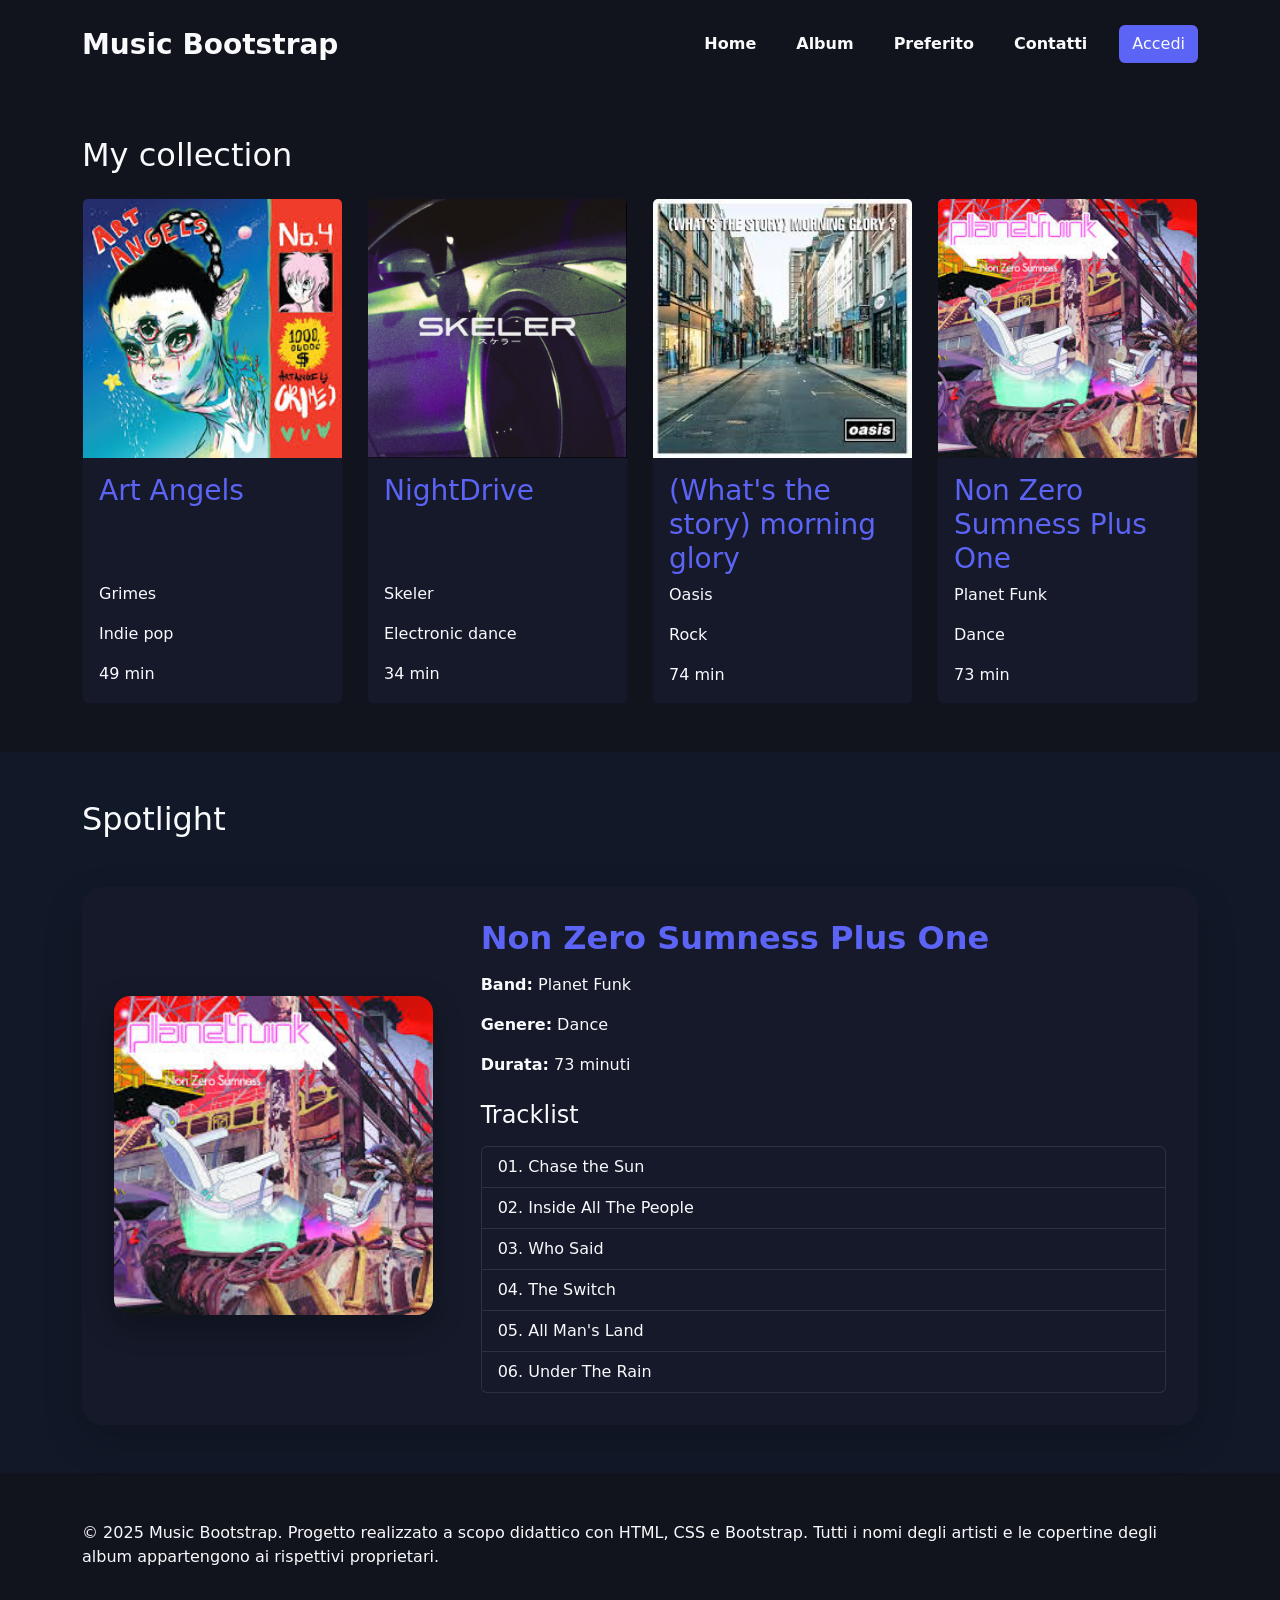
<file: M3-W2D1/index.html>
<!DOCTYPE html>
<html lang="en" >
<head>
  <meta charset="UTF-8" >
  <meta name="viewport" content="width=device-width, initial-scale=1.0" >
  <link href="https://cdn.jsdelivr.net/npm/bootstrap@5.3.8/dist/css/bootstrap.min.css" rel="stylesheet"
    integrity="sha384-sRIl4kxILFvY47J16cr9ZwB07vP4J8+LH7qKQnuqkuIAvNWLzeN8tE5YBujZqJLB" crossorigin="anonymous" >
  <link href="./style.css" rel="stylesheet" >
  <title>Music Bootstrap</title>
</head>

<body>
  <header>
    <div class="container-fluid">
      <nav class="navbar navbar-expand-lg py-3">
        <div class="container">
         <h1><a class="navbar-brand fw-bold fs-3" href="#">Music Bootstrap</a></h1>

          <button class="navbar-toggler" type="button" data-bs-toggle="collapse" data-bs-target="#navMenu">
            <span class="navbar-toggler-icon"></span>
          </button>

          <div class="collapse navbar-collapse" id="navMenu">
            <ul class="navbar-nav ms-auto align-items-lg-center gap-4">
              <li class="nav-item">
                <a class="nav-link text-decoration-none fw-semibold" href="#">Home</a>
              </li>
              <li class="nav-item">
                <a class="nav-link text-decoration-none fw-semibold" href="#album">Album</a>
              </li>
              <li class="nav-item">
                <a class="nav-link text-decoration-none fw-semibold" href="#preferito">Preferito</a>
              </li>
              <li class="nav-item">
                <a class="nav-link text-decoration-none fw-semibold" href="#contatti">Contatti</a>
              </li>
              <li class="nav-item">
                <button type="button" class="btn btn-custom">Accedi</button>
              </li>
            </ul>
          </div>
        </div>
      </nav>
    </div>
  </header>

  <main>
    <section id="album" class="py-5">
      <div class="container">
        <h2 class="mb-4"> My collection </h2>

        <div class="row g-4">
          <div class="col-6 col-md-4 col-xl-3">
            <div class="card h-100">
              <img src="./assets/grimes.jpg" class="card-img-top" alt="album Grimes">

              <div class="card-body">
                <h3 class="card-title"> Art Angels </h3>
  

                <p class="card-text"> Grimes </p>

                <p class="card-text">Indie pop</p>

                <p class="card-text">49 min</p>
              </div>
            </div>
          </div>

          <div class="col-6 col-md-4 col-xl-3">
            <div class="card h-100">
              <img src="./assets/skeler.jpg" class="card-img-top" alt="album Skeler" >

              <div class="card-body">
                <h3 class="card-title">NightDrive</h3>

                <p class="card-text">Skeler</p>

                <p class="card-text">Electronic dance</p>

                <p class="card-text">34 min</p>
              </div>
            </div>
          </div>

          <div class="col-6 col-md-4 col-xl-3">
            <div class="card h-100">
              <img src="./assets/oasis.jpg" class="card-img-top" alt="album Oasis" >

              <div class="card-body">
                <h3 class="card-title">(What's the story) morning glory</h3>

                <p class="card-text">Oasis</p>

                <p class="card-text">Rock</p>

                <p class="card-text">74 min</p>
              </div>
            </div>
          </div>

          <div class="col-6 col-md-4 col-xl-3">
            <div class="card h-100">
              <img src="./assets/planetFunk.jpg" class="card-img-top" alt="album Planet Funk" >

              <div class="card-body">
                <h3 class="card-title">Non Zero Sumness Plus One</h3>

                <p class="card-text">Planet Funk</p>

                <p class="card-text">Dance</p>

                <p class="card-text">73 min</p>
              </div>
            </div>
          </div>
        </div>
      </div>
    </section>

    <section id="preferito" class="favorite-section py-5">
      <div class="container">
        <h2 class="mb-5">Spotlight</h2>

        <div class="favorite-card">
          <div class="row align-items-center g-5">
            <div class="col-lg-4 text-center">
              <img src="./assets/planetFunk.jpg" class="favorite-cover" alt="Planet Funk" >
            </div>

            <div class="col-lg-8">
              <h3 class="album-title">Non Zero Sumness Plus One</h3>

              <p><strong>Band:</strong> Planet Funk</p>
              <p><strong>Genere:</strong> Dance</p>
              <p><strong>Durata:</strong> 73 minuti</p>

              <h4 class="mt-4 mb-3">Tracklist</h4>

              <ul class="list-group tracklist">
                <li class="list-group-item">01. Chase the Sun</li>

                <li class="list-group-item">02. Inside All The People</li>

                <li class="list-group-item">03. Who Said</li>

                <li class="list-group-item">04. The Switch</li>

                <li class="list-group-item">05. All Man's Land</li>

                <li class="list-group-item">06. Under The Rain</li>
              </ul>
            </div>
          </div>
        </div>
      </div>
    </section>
  </main>
  <footer id="contatti" class=" py-5">
    <p class="container">
      © 2025 Music Bootstrap. Progetto realizzato a scopo didattico con HTML, CSS e Bootstrap. Tutti i nomi degli
      artisti e le copertine degli album appartengono ai rispettivi proprietari.
    </p>
  </footer>

  <script src="https://cdn.jsdelivr.net/npm/bootstrap@5.3.8/dist/js/bootstrap.bundle.min.js"></script>
</body>

</html>
</file>
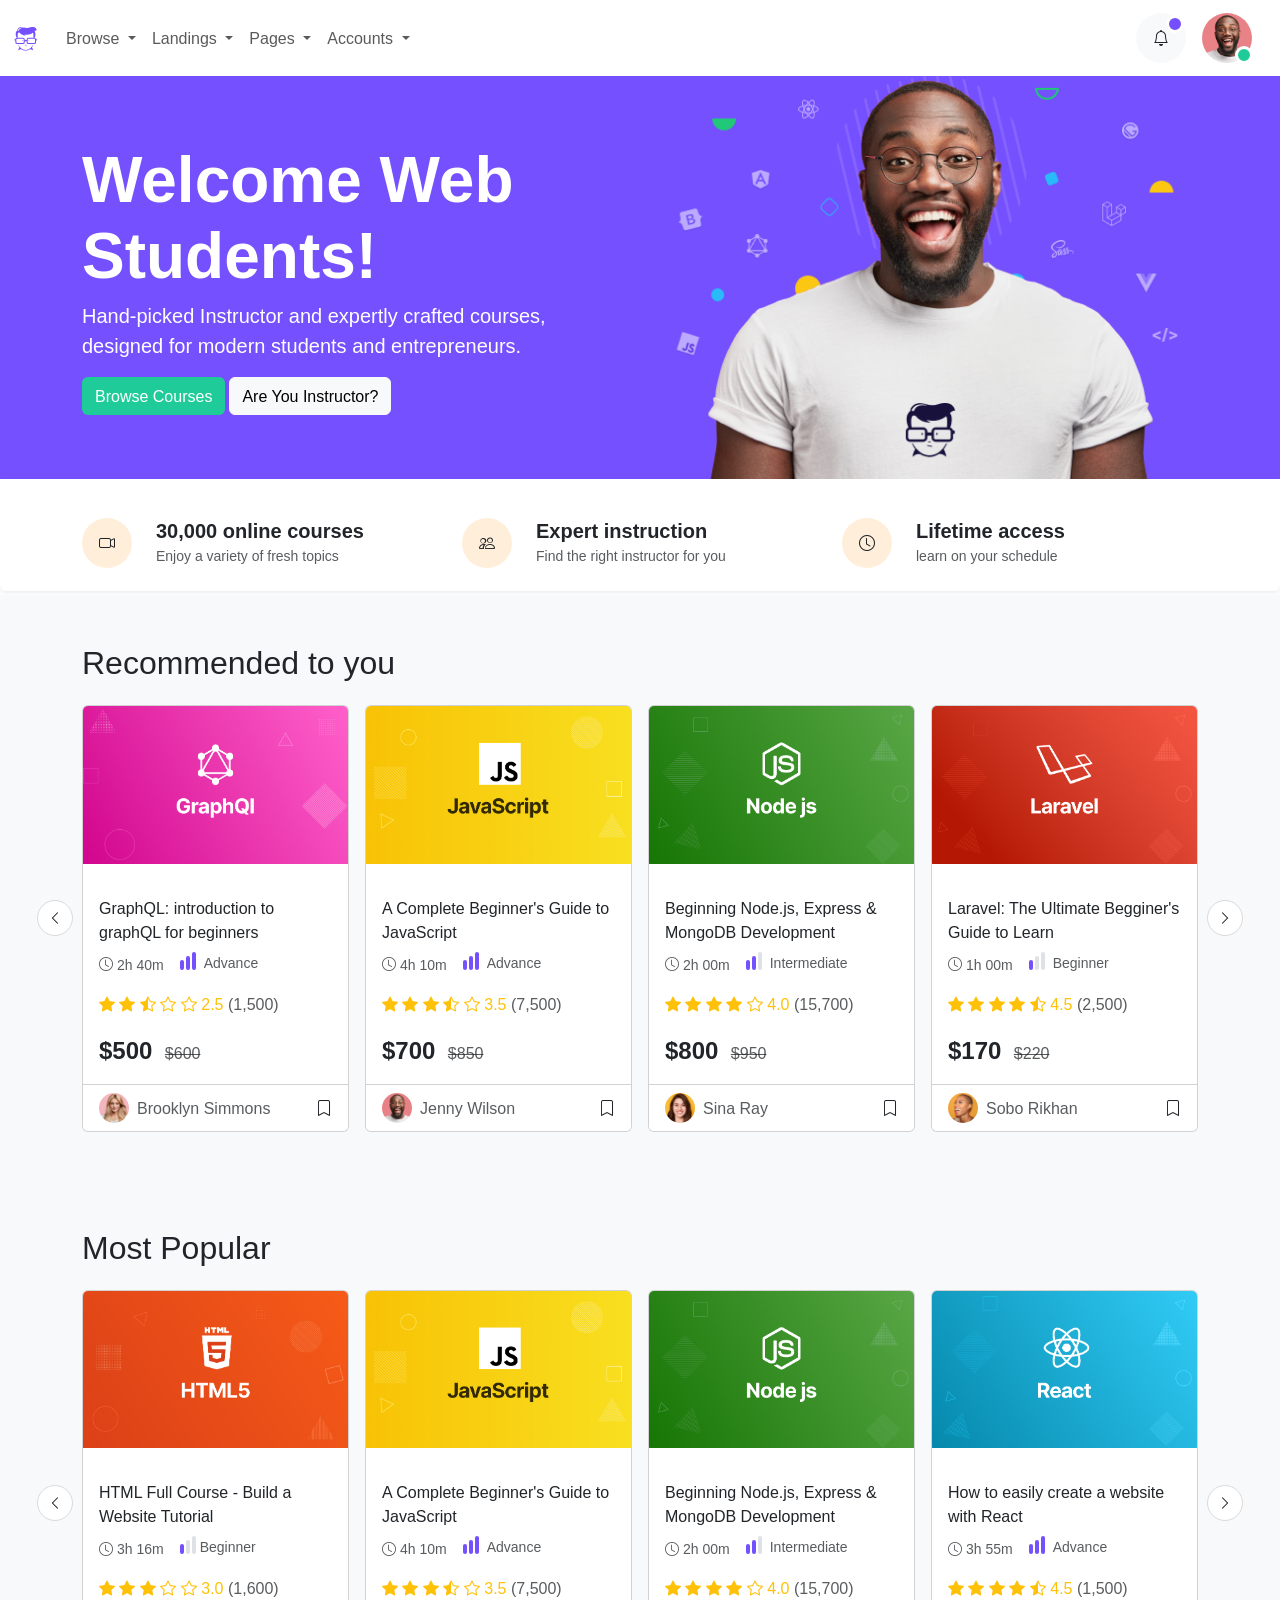
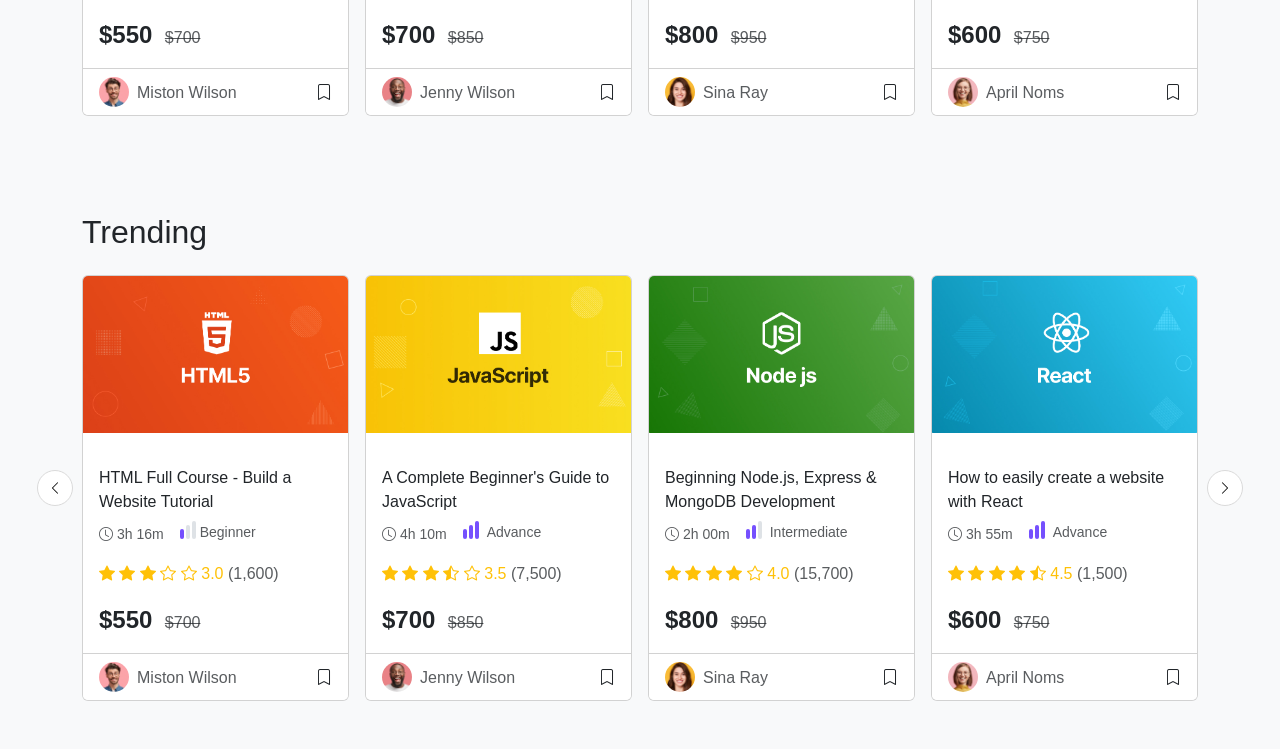
<file: M3-W3D1/index.html>
<!DOCTYPE html>
<html lang="en">

<head>
    <meta charset="UTF-8">
    <meta name="viewport" content="width=device-width, initial-scale=1.0">
    <link rel="stylesheet" href="https://cdn.jsdelivr.net/npm/bootstrap-icons@1.11.3/font/bootstrap-icons.min.css">
    <link href="https://cdn.jsdelivr.net/npm/bootstrap@5.3.3/dist/css/bootstrap.min.css" rel="stylesheet">
    <link rel="stylesheet" href="./css/style.css">
    <title>Browse Courses</title>
</head>

<body>

    <header>
        <nav class="navbar navbar-expand-lg">
            <div class="container-fluid">
                <a class="navbar-brand" href="#">
                    <img src="./assets/logo.svg" width="30" height="24" class="d-inline-block align-text-top"
                        alt="Logo">
                </a>

                <button class="navbar-toggler" type="button" data-bs-toggle="collapse"
                    data-bs-target="#navbarNavDropdown" aria-controls="navbarNavDropdown" aria-expanded="false"
                    aria-label="Toggle navigation">
                    <span class="navbar-toggler-icon"></span>
                </button>

                <div class="collapse navbar-collapse" id="navbarNavDropdown">

                    <ul class="navbar-nav me-auto mb-2 mb-lg-0">

                        <li class="nav-item dropdown">
                            <a class="nav-link dropdown-toggle" href="#" role="button" data-bs-toggle="dropdown"
                                aria-expanded="false">
                                Browse
                            </a>
                            <ul class="dropdown-menu">
                                <li><a class="dropdown-item" href="#">Action</a></li>
                                <li><a class="dropdown-item" href="#">Another action</a></li>
                                <li><a class="dropdown-item" href="#">Something else here</a></li>
                            </ul>
                        </li>

                        <li class="nav-item dropdown">
                            <a class="nav-link dropdown-toggle" href="#" role="button" data-bs-toggle="dropdown"
                                aria-expanded="false">
                                Landings
                            </a>
                            <ul class="dropdown-menu">
                                <li><a class="dropdown-item" href="#">Action</a></li>
                                <li><a class="dropdown-item" href="#">Another action</a></li>
                                <li><a class="dropdown-item" href="#">Something else here</a></li>
                            </ul>
                        </li>

                        <li class="nav-item dropdown">
                            <a class="nav-link dropdown-toggle" href="#" role="button" data-bs-toggle="dropdown"
                                aria-expanded="false">
                                Pages
                            </a>
                            <ul class="dropdown-menu">
                                <li><a class="dropdown-item" href="#">Action</a></li>
                                <li><a class="dropdown-item" href="#">Another action</a></li>
                                <li><a class="dropdown-item" href="#">Something else here</a></li>
                            </ul>
                        </li>

                        <li class="nav-item dropdown">
                            <a class="nav-link dropdown-toggle" href="#" role="button" data-bs-toggle="dropdown"
                                aria-expanded="false">
                                Accounts
                            </a>
                            <ul class="dropdown-menu">
                                <li><a class="dropdown-item" href="#">Action</a></li>
                                <li><a class="dropdown-item" href="#">Another action</a></li>
                                <li><a class="dropdown-item" href="#">Something else here</a></li>
                            </ul>
                        </li>
                    </ul>
                    <div class="d-flex align-items-center gap-3">
                        <a href="#" role="button"
                            class="d-flex align-items-center justify-content-center rounded-circle bg-light position-relative text-dark text-decoration-none"
                            style="width:50px;height:50px;">
                            <i class="bi bi-bell"></i>
                            <span class="notification-dot">
                            </span>

                        </a>

                        <a class="navbar-brand position-relative" href="#">
                            <img src="./assets/avatar-1.jpg" width="50" height="50" class="rounded-circle" alt="Avatar">
                            <span class="notification-access">
                            </span>
                        </a>
                    </div>
                </div>
            </div>
        </nav>

    </header>


    <main>
        <section id="hero-section" class="bg-hero">
            <div class="container">
                <div class="row align-items-center min-vh-50">

                    <div class="col-lg-6 text-white py-4">
                        <h1 class="display-3 fw-bold">
                            Welcome Web Students!
                        </h1>

                        <p class="lead">
                            Hand-picked Instructor and expertly crafted courses,
                            designed for modern students and entrepreneurs.
                        </p>

                        <div class="d-flex gap-1">
                            <a href="#" class="btn btn-custom">
                                Browse Courses
                            </a>

                            <a href="#" class="btn btn-light">
                                Are You Instructor?
                            </a>
                        </div>
                    </div>

                    <div class="col-lg-6 text-center">
                        <img src="./assets/hero-img.png" class="img-fluid" alt="Hero image">
                    </div>

                </div>
            </div>
        </section>

        <section id="information-courses" class="shadow-sm p-3 mb-1 rounded bg">
            <div class="container">

                <div class="row g-4">

                    <div class="col-12 col-md-4">
                        <div class="d-flex align-items-center gap-3 mt-3">
                            <div class="icon-circle">
                                <i class="bi bi-camera-video"></i>
                            </div>

                            <div>
                                <div class="d-flex flex-column justify-content-between p-2">
                                    <h2 class="fs-5 fw-bold mb-0">30,000 online courses</h2>
                                    <p class="text-muted mb-0"><small>Enjoy a variety of fresh topics</small></p>
                                </div>
                            </div>
                        </div>
                    </div>

                    <div class="col-12 col-md-4">
                        <div class="d-flex align-items-center gap-3 mt-3">
                            <div class="icon-circle">
                                <i class="bi bi-people"></i>
                            </div>

                            <div>
                                <div class="d-flex flex-column justify-content-between p-2">
                                    <h2 class="fs-5 fw-bold mb-0">Expert instruction</h2>
                                    <p class="text-muted mb-0"><small>Find the right instructor for you</small></p>
                                </div>
                            </div>
                        </div>
                    </div>

                    <div class="col-12 col-md-4">
                        <div class="d-flex align-items-center gap-3 mt-3">
                            <div class="icon-circle">
                                <i class="bi bi-clock"></i>
                            </div>

                            <div>
                                <div class="d-flex flex-column justify-content-between p-2">
                                    <h2 class="fs-5 fw-bold mb-0">Lifetime access</h2>
                                    <p class="text-muted mb-0"><small>learn on your schedule</small></p>
                                </div>
                            </div>
                        </div>
                    </div>
                </div>
            </div>
        </section>

        <section id="carousel" class="py-5 bg-light">
            <div class="container">

                <h2 class="mb-4">Recommended to you</h2>

                <div id="carouselReviews" class="carousel slide" data-bs-ride="carousel">

                    <div class="carousel-inner">

                        <div class="carousel-item active">
                            <div class="row justify-content-center g-3">

                                <div class="col-6 col-md-4 col-lg-3">
                                    <div class="card h-100">
                                        <img src="./assets/course-graphql.jpg" class="card-img-top" alt="graphQL">

                                        <div class="card-body">
                                            <p class="mt-3 mb-2">GraphQL: introduction to graphQL for beginners</p>
                                             <div class="d-flex gap-3 text-muted small mb-2"
                                                style="align-items: baseline;">
                                                <div class="d-flex align-items-center gap-1">
                                                    <i class="bi bi-clock"></i> <span>2h 40m</span>
                                                </div>
                                                <div class="gap-2" style="display: flex; align-items: flex-end;">
                                                    <div class="level-indicator advanced">
                                                        <span></span>
                                                        <span></span>
                                                        <span></span>
                                                    </div>
                                                    <span style="line-height: 1;">Advance</span>
                                                </div>
                                            </div>

                                            <div class="review-stars mb-3 mt-3">
                                                <i class="bi bi-star-fill  text-warning"></i>
                                                <i class="bi bi-star-fill  text-warning"></i>
                                                <i class="bi bi-star-half  text-warning"></i>
                                                <i class="bi bi-star text-warning"></i>
                                                <i class="bi bi-star text-warning"></i>
                                                <span class=" text-warning">2.5</span>
                                                <span class=" text-muted">(1,500)</span>
                                            </div>
                                            <p class="mb-0">
                                                <span class="fw-bold fs-4">$500</span>
                                                <span class="text-muted text-decoration-line-through ms-2">$600</span>
                                            </p>
                                        </div>
                                        <div class="card-footer bg-body ">
                                            <div class="d-flex align-items-center">
                                                <div>
                                                    <img src="./assets/avatar-5.jpg"
                                                        class="card-img-bottom rounded-circle "
                                                        style="width:30px;height:30px;" alt="avatar">
                                                </div>
                                                <div class="ms-2">
                                                    <span class="text-muted ">Brooklyn Simmons</span>
                                                </div>
                                                <div class="ms-auto"><i class="bi bi-bookmark"></i></div>
                                            </div>
                                        </div>
                                    </div>
                                </div>

                                <div class="col-6 col-md-4 col-lg-3">
                                    <div class="card h-100">
                                        <img src="./assets/course-javascript.jpg" class="card-img-top" alt="JavaScript">

                                        <div class="card-body">
                                            <p class="mt-3 mb-2">A Complete Beginner's Guide to JavaScript</p>
                                             <div class="d-flex gap-3 text-muted small mb-2"
                                                style="align-items: baseline;">
                                                <div class="d-flex align-items-center gap-1">
                                                    <i class="bi bi-clock"></i> <span>4h 10m</span>
                                                </div>
                                                <div class="gap-2" style="display: flex; align-items: flex-end;">
                                                    <div class="level-indicator advanced">
                                                        <span></span>
                                                        <span></span>
                                                        <span></span>
                                                    </div>
                                                    <span style="line-height: 1;">Advance</span>
                                                </div>
                                            </div>

                                            <div class="review-stars mb-3 mt-3">
                                                <i class="bi bi-star-fill text-warning"></i>
                                                <i class="bi bi-star-fill text-warning"></i>
                                                <i class="bi bi-star-fill text-warning"></i>
                                                <i class="bi bi-star-half text-warning"></i>
                                                <i class="bi bi-star text-warning"></i>
                                                <span class=" text-warning">3.5</span>
                                                <span class=" text-muted">(7,500)</span>
                                            </div>
                                            <p class="mb-0">
                                                <span class="fw-bold fs-4">$700</span>
                                                <span class="text-muted text-decoration-line-through ms-2">$850</span>
                                            </p>
                                        </div>
                                        <div class="card-footer bg-body ">
                                            <div class="d-flex align-items-center">
                                                <div>
                                                    <img src="./assets/avatar-1.jpg"
                                                        class="card-img-bottom rounded-circle "
                                                        style="width:30px;height:30px;" alt="avatar">
                                                </div>
                                                <div class="ms-2">
                                                    <span class="text-muted ">Jenny Wilson</span>
                                                </div>
                                                <div class="ms-auto"><i class="bi bi-bookmark"></i></div>
                                            </div>
                                        </div>
                                    </div>
                                </div>


                                <div class="col-6 col-md-4 col-lg-3 d-none d-md-block">
                                    <div class="card h-100">
                                        <img src="./assets/course-node.jpg" class="card-img-top" alt="Node js">

                                        <div class="card-body">
                                            <p class="mt-3 mb-2">Beginning Node.js, Express &amp; MongoDB Development
                                            </p>
                                             <div class="d-flex gap-3 text-muted small mb-2"
                                                style="align-items: baseline;">
                                                <div class="d-flex align-items-center gap-1">
                                                    <i class="bi bi-clock"></i> <span>2h 00m</span>
                                                </div>
                                                <div class="gap-2" style="display: flex; align-items: flex-end;">
                                                    <div class="level-indicator intermediate">
                                                        <span></span>
                                                        <span></span>
                                                        <span></span>
                                                    </div>
                                                    <span style="line-height: 1;">Intermediate</span>
                                                </div>
                                            </div>

                                            <div class="review-stars mb-3 mt-3">
                                                <i class="bi bi-star-fill  text-warning"></i>
                                                <i class="bi bi-star-fill  text-warning"></i>
                                                <i class="bi bi-star-fill  text-warning"></i>
                                                <i class="bi bi-star-fill  text-warning"></i>
                                                <i class="bi bi-star text-warning"></i>
                                                <span class=" text-warning">4.0</span>
                                                <span class=" text-muted">(15,700)</span>
                                            </div>
                                            <p class="mb-0">
                                                <span class="fw-bold fs-4">$800</span>
                                                <span class="text-muted text-decoration-line-through ms-2">$950</span>
                                            </p>
                                        </div>
                                        <div class="card-footer bg-body ">
                                            <div class="d-flex align-items-center">
                                                <div>
                                                    <img src="./assets/avatar-3.jpg"
                                                        class="card-img-bottom rounded-circle "
                                                        style="width:30px;height:30px;" alt="avatar">
                                                </div>
                                                <div class="ms-2">
                                                    <span class="text-muted ">Sina Ray</span>
                                                </div>
                                                <div class="ms-auto"><i class="bi bi-bookmark"></i></div>
                                            </div>
                                        </div>
                                    </div>
                                </div>

                                <div class="col-6 col-md-4 col-lg-3 d-none d-md-block">
                                     <div class="card h-100">
                                        <img src="./assets/course-laravel.jpg" class="card-img-top" alt="Laravel">

                                        <div class="card-body">
                                            <p class="mt-3 mb-2">Laravel: The Ultimate Begginer's Guide to Learn</p>
                                             <div class="d-flex gap-3 text-muted small mb-2"
                                                style="align-items: baseline;">
                                                <div class="d-flex align-items-center gap-1">
                                                    <i class="bi bi-clock"></i> <span>1h 00m</span>
                                                </div>
                                                <div class="gap-2" style="display: flex; align-items: flex-end;">
                                                    <div class="level-indicator beginner">
                                                        <span></span>
                                                        <span></span>
                                                        <span></span>
                                                    </div>
                                                    <span style="line-height: 1;">Beginner</span>
                                                </div>
                                            </div>

                                            <div class="review-stars mb-3 mt-3">
                                                <i class="bi bi-star-fill  text-warning"></i>
                                                <i class="bi bi-star-fill  text-warning"></i>
                                                <i class="bi bi-star-fill  text-warning"></i>
                                                <i class="bi bi-star-fill  text-warning"></i>
                                                <i class="bi bi-star-half  text-warning"></i>
                                                <span class=" text-warning">4.5</span>
                                                <span class=" text-muted">(2,500)</span>
                                            </div>
                                            <p class="mb-0">
                                                <span class="fw-bold fs-4">$170</span>
                                                <span class="text-muted text-decoration-line-through ms-2">$220</span>
                                            </p>
                                        </div>
                                        <div class="card-footer bg-body ">
                                            <div class="d-flex align-items-center">
                                                <div>
                                                    <img src="./assets/avatar-7.jpg"
                                                        class="card-img-bottom rounded-circle "
                                                        style="width:30px;height:30px;" alt="avatar">
                                                </div>
                                                <div class="ms-2">
                                                    <span class="text-muted ">Sobo Rikhan</span>
                                                </div>
                                                <div class="ms-auto"><i class="bi bi-bookmark"></i></div>
                                            </div>
                                        </div>
                                    </div>
                                </div>

                            </div>
                        </div>


                        <div class="carousel-item">
                            <div class="row justify-content-center g-3">

                                <div class="col-6 col-md-4 col-lg-3">
                                    <div class="card h-100">
                                        <img src="./assets/course-graphql.jpg" class="card-img-top" alt="graphQL">

                                        <div class="card-body">
                                            <p class="mt-3 mb-2">GraphQL: introduction to graphQL for beginners</p>
                                             <div class="d-flex gap-3 text-muted small mb-2"
                                                style="align-items: baseline;">
                                                <div class="d-flex align-items-center gap-1">
                                                    <i class="bi bi-clock"></i> <span>2h 40m</span>
                                                </div>
                                                <div class="gap-2" style="display: flex; align-items: flex-end;">
                                                    <div class="level-indicator advanced">
                                                        <span></span>
                                                        <span></span>
                                                        <span></span>
                                                    </div>
                                                    <span style="line-height: 1;">Advance</span>
                                                </div>
                                            </div>

                                            <div class="review-stars mb-3 mt-3">
                                                <i class="bi bi-star-fill  text-warning"></i>
                                                <i class="bi bi-star-fill  text-warning"></i>
                                                <i class="bi bi-star-half  text-warning"></i>
                                                <i class="bi bi-star text-warning"></i>
                                                <i class="bi bi-star text-warning"></i>
                                                <span class=" text-warning">2.5</span>
                                                <span class=" text-muted">(1,500)</span>
                                            </div>
                                            <p class="mb-0">
                                                <span class="fw-bold fs-4">$500</span>
                                                <span class="text-muted text-decoration-line-through ms-2">$600</span>
                                            </p>
                                        </div>
                                        <div class="card-footer bg-body ">
                                            <div class="d-flex align-items-center">
                                                <div>
                                                    <img src="./assets/avatar-5.jpg"
                                                        class="card-img-bottom rounded-circle "
                                                        style="width:30px;height:30px;" alt="avatar">
                                                </div>
                                                <div class="ms-2">
                                                    <span class="text-muted ">Brooklyn Simmons</span>
                                                </div>
                                                <div class="ms-auto"><i class="bi bi-bookmark"></i></div>
                                            </div>
                                        </div>
                                    </div>
                                </div>



                                <div class="col-6 col-md-4 col-lg-3 d-none d-md-block">
                                    <div class="card h-100">
                                        <img src="./assets/course-javascript.jpg" class="card-img-top" alt="JavaScript">

                                        <div class="card-body">
                                            <p class="mt-3 mb-2">A Complete Beginner's Guide to JavaScript</p>
                                             <div class="d-flex gap-3 text-muted small mb-2"
                                                style="align-items: baseline;">
                                                <div class="d-flex align-items-center gap-1">
                                                    <i class="bi bi-clock"></i> <span>4h 10m</span>
                                                </div>
                                                <div class="gap-2" style="display: flex; align-items: flex-end;">
                                                    <div class="level-indicator advanced">
                                                        <span></span>
                                                        <span></span>
                                                        <span></span>
                                                    </div>
                                                    <span style="line-height: 1;">Advance</span>
                                                </div>
                                            </div>

                                            <div class="review-stars mb-3 mt-3">
                                                <i class="bi bi-star-fill text-warning"></i>
                                                <i class="bi bi-star-fill text-warning"></i>
                                                <i class="bi bi-star-fill text-warning"></i>
                                                <i class="bi bi-star-half text-warning"></i>
                                                <i class="bi bi-star text-warning"></i>
                                                <span class=" text-warning">3.5</span>
                                                <span class=" text-muted">(7,500)</span>
                                            </div>
                                            <p class="mb-0">
                                                <span class="fw-bold fs-4">$700</span>
                                                <span class="text-muted text-decoration-line-through ms-2">$850</span>
                                            </p>
                                        </div>
                                        <div class="card-footer bg-body ">
                                            <div class="d-flex align-items-center">
                                                <div>
                                                    <img src="./assets/avatar-1.jpg"
                                                        class="card-img-bottom rounded-circle "
                                                        style="width:30px;height:30px;" alt="avatar">
                                                </div>
                                                <div class="ms-2">
                                                    <span class="text-muted ">Jenny Wilson</span>
                                                </div>
                                                <div class="ms-auto"><i class="bi bi-bookmark"></i></div>
                                            </div>
                                        </div>
                                    </div>
                                </div>


                                <div class="col-6 col-md-4 col-lg-3 d-none d-md-block">
                                    <div class="card h-100">
                                        <img src="./assets/course-node.jpg" class="card-img-top" alt="Node js">

                                        <div class="card-body">
                                            <p class="mt-3 mb-2">Beginning Node.js, Express &amp; MongoDB Development
                                            </p>
                                             <div class="d-flex gap-3 text-muted small mb-2"
                                                style="align-items: baseline;">
                                                <div class="d-flex align-items-center gap-1">
                                                    <i class="bi bi-clock"></i> <span>2h 00m</span>
                                                </div>
                                                <div class="gap-2" style="display: flex; align-items: flex-end;">
                                                    <div class="level-indicator intermediate">
                                                        <span></span>
                                                        <span></span>
                                                        <span></span>
                                                    </div>
                                                    <span style="line-height: 1;">Intermediate</span>
                                                </div>
                                            </div>

                                            <div class="review-stars mb-3 mt-3">
                                                <i class="bi bi-star-fill  text-warning"></i>
                                                <i class="bi bi-star-fill  text-warning"></i>
                                                <i class="bi bi-star-fill  text-warning"></i>
                                                <i class="bi bi-star-fill  text-warning"></i>
                                                <i class="bi bi-star text-warning"></i>
                                                <span class=" text-warning">4.0</span>
                                                <span class=" text-muted">(15,700)</span>
                                            </div>
                                            <p class="mb-0">
                                                <span class="fw-bold fs-4">$800</span>
                                                <span class="text-muted text-decoration-line-through ms-2">$950</span>
                                            </p>
                                        </div>
                                        <div class="card-footer bg-body ">
                                            <div class="d-flex align-items-center">
                                                <div>
                                                    <img src="./assets/avatar-3.jpg"
                                                        class="card-img-bottom rounded-circle "
                                                        style="width:30px;height:30px;" alt="avatar">
                                                </div>
                                                <div class="ms-2">
                                                    <span class="text-muted ">Sina Ray</span>
                                                </div>
                                                <div class="ms-auto"><i class="bi bi-bookmark"></i></div>
                                            </div>
                                        </div>
                                    </div>
                                </div>

                                <div class="col-6 col-md-4 col-lg-3 ">
                                    <div class="card h-100">
                                        <img src="./assets/course-laravel.jpg" class="card-img-top" alt="Laravel">

                                        <div class="card-body">
                                            <p class="mt-3 mb-2">Laravel: The Ultimate Begginer's Guide to Learn</p>
                                             <div class="d-flex gap-3 text-muted small mb-2"
                                                style="align-items: baseline;">
                                                <div class="d-flex align-items-center gap-1">
                                                    <i class="bi bi-clock"></i> <span>1h 00m</span>
                                                </div>
                                                <div class="gap-2" style="display: flex; align-items: flex-end;">
                                                    <div class="level-indicator beginner">
                                                        <span></span>
                                                        <span></span>
                                                        <span></span>
                                                    </div>
                                                    <span style="line-height: 1;">Beginner</span>
                                                </div>
                                            </div>

                                            <div class="review-stars mb-3 mt-3">
                                                <i class="bi bi-star-fill  text-warning"></i>
                                                <i class="bi bi-star-fill  text-warning"></i>
                                                <i class="bi bi-star-fill  text-warning"></i>
                                                <i class="bi bi-star-fill  text-warning"></i>
                                                <i class="bi bi-star-half  text-warning"></i>
                                                <span class=" text-warning">4.5</span>
                                                <span class=" text-muted">(2,500)</span>
                                            </div>
                                            <p class="mb-0">
                                                <span class="fw-bold fs-4">$170</span>
                                                <span class="text-muted text-decoration-line-through ms-2">$220</span>
                                            </p>
                                        </div>
                                        <div class="card-footer bg-body ">
                                            <div class="d-flex align-items-center">
                                                <div>
                                                    <img src="./assets/avatar-7.jpg"
                                                        class="card-img-bottom rounded-circle "
                                                        style="width:30px;height:30px;" alt="avatar">
                                                </div>
                                                <div class="ms-2">
                                                    <span class="text-muted ">Sobo Rikhan</span>
                                                </div>
                                                <div class="ms-auto"><i class="bi bi-bookmark"></i></div>
                                            </div>
                                        </div>
                                    </div>
                                </div>
                            </div>
                        </div>

                    </div>

                    <button class="carousel-control-prev" type="button" data-bs-target="#carouselReviews"
                        data-bs-slide="prev">
                        <span class="carousel-control-prev-icon" aria-hidden="true"></span>
                        <span class="visually-hidden">Previous</span>
                    </button>
                    <button class="carousel-control-next" type="button" data-bs-target="#carouselReviews"
                        data-bs-slide="next">
                        <span class="carousel-control-next-icon" aria-hidden="true"></span>
                        <span class="visually-hidden">Next</span>
                    </button>

                </div>
            </div>
        </section>


        <section id="carousel" class="py-5 bg-light">
            <div class="container">

                <h2 class="mb-4">Most Popular</h2>

                <div id="carouselMostPopular" class="carousel slide" data-bs-ride="carousel">

                    <div class="carousel-inner">

                        <div class="carousel-item active">
                            <div class="row justify-content-center g-3">

                                <div class="col-6 col-md-4 col-lg-3">
                                    <div class="card h-100">
                                        <img src="./assets/course-html.jpg" class="card-img-top" alt="HTML 5">

                                        <div class="card-body">
                                            <p class="mt-3 mb-2">HTML Full Course - Build a Website Tutorial</p>
                                            <div class="d-flex gap-3 text-muted small mb-2"
                                                style="align-items: baseline;">
                                                <div class="d-flex align-items-center gap-1">
                                                    <i class="bi bi-clock"></i> <span>3h 16m</span>
                                                </div>
                                                <div class="gap-1" style="display: flex; align-items: flex-end;">
                                                    <div class="level-indicator beginner">
                                                        <span></span>
                                                        <span></span>
                                                        <span></span>
                                                    </div>
                                                    <span style="line-height: 1;">Beginner</span>
                                                </div>
                                            </div>
                                            <div class="review-stars mb-3 mt-3">
                                                <i class="bi bi-star-fill  text-warning"></i>
                                                <i class="bi bi-star-fill  text-warning"></i>
                                                <i class="bi bi-star-fill  text-warning"></i>
                                                <i class="bi bi-star text-warning"></i>
                                                <i class="bi bi-star text-warning"></i>
                                                <span class=" text-warning">3.0</span>
                                                <span class=" text-muted">(1,600)</span>
                                            </div>
                                            <p class="mb-0">
                                                <span class="fw-bold fs-4">$550</span>
                                                <span class="text-muted text-decoration-line-through ms-2">$700</span>
                                            </p>
                                        </div>
                                        <div class="card-footer bg-body ">
                                            <div class="d-flex align-items-center">
                                                <div>
                                                    <img src="./assets/avatar-4.jpg"
                                                        class="card-img-bottom rounded-circle "
                                                        style="width:30px;height:30px;" alt="avatar">
                                                </div>
                                                <div class="ms-2">
                                                    <span class="text-muted ">Miston Wilson</span>
                                                </div>
                                                <div class="ms-auto"><i class="bi bi-bookmark"></i></div>
                                            </div>
                                        </div>
                                    </div>
                                </div>

                                <div class="col-6 col-md-4 col-lg-3">
                                     <div class="card h-100">
                                        <img src="./assets/course-javascript.jpg" class="card-img-top"
                                            alt="JavaScript">

                                        <div class="card-body">
                                            <p class="mt-3 mb-2">A Complete Beginner's Guide to JavaScript</p>
                                            <div class="d-flex gap-3 text-muted small mb-2"
                                                style="align-items: baseline;">
                                                <div class="d-flex align-items-center gap-1">
                                                    <i class="bi bi-clock"></i> <span>4h 10m</span>
                                                </div>
                                                <div class="gap-2" style="display: flex; align-items: flex-end;">
                                                    <div class="level-indicator advanced">
                                                        <span></span>
                                                        <span></span>
                                                        <span></span>
                                                    </div>
                                                    <span style="line-height: 1;">Advance</span>
                                                </div>
                                            </div>

                                            <div class="review-stars mb-3 mt-3">
                                                <i class="bi bi-star-fill text-warning"></i>
                                                <i class="bi bi-star-fill text-warning"></i>
                                                <i class="bi bi-star-fill text-warning"></i>
                                                <i class="bi bi-star-half text-warning"></i>
                                                <i class="bi bi-star text-warning"></i>
                                                <span class=" text-warning">3.5</span>
                                                <span class=" text-muted">(7,500)</span>
                                            </div>
                                            <p class="mb-0">
                                                <span class="fw-bold fs-4">$700</span>
                                                <span class="text-muted text-decoration-line-through ms-2">$850</span>
                                            </p>
                                        </div>
                                        <div class="card-footer bg-body ">
                                            <div class="d-flex align-items-center">
                                                <div>
                                                    <img src="./assets/avatar-1.jpg"
                                                        class="card-img-bottom rounded-circle "
                                                        style="width:30px;height:30px;" alt="avatar">
                                                </div>
                                                <div class="ms-2">
                                                    <span class="text-muted ">Jenny Wilson</span>
                                                </div>
                                                <div class="ms-auto"><i class="bi bi-bookmark"></i></div>
                                            </div>
                                        </div>
                                    </div>
                                </div>


                                <div class="col-6 col-md-4 col-lg-3 d-none d-md-block">
                                   <div class="card h-100">
                                        <img src="./assets/course-node.jpg" class="card-img-top"
                                            alt="Node js">

                                        <div class="card-body">
                                            <p class="mt-3 mb-2">Beginning Node.js, Express &amp; MongoDB Development
                                            </p>
                                            <div class="d-flex gap-3 text-muted small mb-2"
                                                style="align-items: baseline;">
                                                <div class="d-flex align-items-center gap-1">
                                                    <i class="bi bi-clock"></i> <span>2h 00m</span>
                                                </div>
                                                <div class="gap-2" style="display: flex; align-items: flex-end;">
                                                    <div class="level-indicator intermediate">
                                                        <span></span>
                                                        <span></span>
                                                        <span></span>
                                                    </div>
                                                    <span style="line-height: 1;">Intermediate</span>
                                                </div>
                                            </div>

                                            <div class="review-stars mb-3 mt-3">
                                                <i class="bi bi-star-fill  text-warning"></i>
                                                <i class="bi bi-star-fill  text-warning"></i>
                                                <i class="bi bi-star-fill  text-warning"></i>
                                                <i class="bi bi-star-fill  text-warning"></i>
                                                <i class="bi bi-star text-warning"></i>
                                                <span class=" text-warning">4.0</span>
                                                <span class=" text-muted">(15,700)</span>
                                            </div>
                                            <p class="mb-0">
                                                <span class="fw-bold fs-4">$800</span>
                                                <span class="text-muted text-decoration-line-through ms-2">$950</span>
                                            </p>
                                        </div>
                                        <div class="card-footer bg-body ">
                                            <div class="d-flex align-items-center">
                                                <div>
                                                    <img src="./assets/avatar-3.jpg"
                                                        class="card-img-bottom rounded-circle "
                                                        style="width:30px;height:30px;" alt="avatar">
                                                </div>
                                                <div class="ms-2">
                                                    <span class="text-muted ">Sina Ray</span>
                                                </div>
                                                <div class="ms-auto"><i class="bi bi-bookmark"></i></div>
                                            </div>
                                        </div>
                                    </div>
                                </div>

                                <div class="col-6 col-md-4 col-lg-3 d-none d-md-block">
                                     <div class="card h-100">
                                        <img src="./assets/course-react.jpg" class="card-img-top"
                                            alt="React">

                                        <div class="card-body">
                                            <p class="mt-3 mb-2">How to easily create a website with React</p>
                                            <div class="d-flex gap-3 text-muted small mb-2"
                                                style="align-items: baseline;">
                                                <div class="d-flex align-items-center gap-1">
                                                    <i class="bi bi-clock"></i> <span>3h 55m</span>
                                                </div>
                                                <div class="gap-2" style="display: flex; align-items: flex-end;">
                                                    <div class="level-indicator advanced">
                                                        <span></span>
                                                        <span></span>
                                                        <span></span>
                                                    </div>
                                                    <span style="line-height: 1;">Advance</span>
                                                </div>
                                            </div>
                                            <div class="review-stars mb-3 mt-3">
                                                <i class="bi bi-star-fill  text-warning"></i>
                                                <i class="bi bi-star-fill  text-warning"></i>
                                                <i class="bi bi-star-fill  text-warning"></i>
                                                <i class="bi bi-star-fill  text-warning"></i>
                                                <i class="bi bi-star-half  text-warning"></i>
                                                <span class=" text-warning">4.5</span>
                                                <span class=" text-muted">(1,500)</span>
                                            </div>
                                            <p class="mb-0">
                                                <span class="fw-bold fs-4">$600</span>
                                                <span class="text-muted text-decoration-line-through ms-2">$750</span>
                                            </p>
                                        </div>
                                        <div class="card-footer bg-body ">
                                            <div class="d-flex align-items-center">
                                                <div>
                                                    <img src="./assets/avatar-2.jpg"
                                                        class="card-img-bottom rounded-circle "
                                                        style="width:30px;height:30px;" alt="avatar">
                                                </div>
                                                <div class="ms-2">
                                                    <span class="text-muted ">April Noms</span>
                                                </div>
                                                <div class="ms-auto"><i class="bi bi-bookmark"></i></div>
                                            </div>
                                        </div>
                                    </div>
                                </div>

                            </div>
                        </div>


                        <div class="carousel-item">
                            <div class="row justify-content-center g-3">

                                 <div class="col-6 col-md-4 col-lg-3">
                                    <div class="card h-100">
                                        <img src="./assets/course-html.jpg" class="card-img-top" alt="HTML 5">

                                        <div class="card-body">
                                            <p class="mt-3 mb-2">HTML Full Course - Build a Website Tutorial</p>
                                            <div class="d-flex gap-3 text-muted small mb-2"
                                                style="align-items: baseline;">
                                                <div class="d-flex align-items-center gap-1">
                                                    <i class="bi bi-clock"></i> <span>3h 16m</span>
                                                </div>
                                                <div class="gap-1" style="display: flex; align-items: flex-end;">
                                                    <div class="level-indicator beginner">
                                                        <span></span>
                                                        <span></span>
                                                        <span></span>
                                                    </div>
                                                    <span style="line-height: 1;">Beginner</span>
                                                </div>
                                            </div>
                                            <div class="review-stars mb-3 mt-3">
                                                <i class="bi bi-star-fill  text-warning"></i>
                                                <i class="bi bi-star-fill  text-warning"></i>
                                                <i class="bi bi-star-fill  text-warning"></i>
                                                <i class="bi bi-star text-warning"></i>
                                                <i class="bi bi-star text-warning"></i>
                                                <span class=" text-warning">3.0</span>
                                                <span class=" text-muted">(1,600)</span>
                                            </div>
                                            <p class="mb-0">
                                                <span class="fw-bold fs-4">$550</span>
                                                <span class="text-muted text-decoration-line-through ms-2">$700</span>
                                            </p>
                                        </div>
                                        <div class="card-footer bg-body ">
                                            <div class="d-flex align-items-center">
                                                <div>
                                                    <img src="./assets/avatar-4.jpg"
                                                        class="card-img-bottom rounded-circle "
                                                        style="width:30px;height:30px;" alt="avatar">
                                                </div>
                                                <div class="ms-2">
                                                    <span class="text-muted ">Miston Wilson</span>
                                                </div>
                                                <div class="ms-auto"><i class="bi bi-bookmark"></i></div>
                                            </div>
                                        </div>
                                    </div>
                                </div>

                                <div class="col-6 col-md-4 col-lg-3 d-none d-md-block">
                                    <div class="card h-100">
                                        <img src="./assets/course-javascript.jpg" class="card-img-top"
                                            alt="JavaScript">

                                        <div class="card-body">
                                            <p class="mt-3 mb-2">A Complete Beginner's Guide to JavaScript</p>
                                            <div class="d-flex gap-3 text-muted small mb-2"
                                                style="align-items: baseline;">
                                                <div class="d-flex align-items-center gap-1">
                                                    <i class="bi bi-clock"></i> <span>4h 10m</span>
                                                </div>
                                                <div class="gap-2" style="display: flex; align-items: flex-end;">
                                                    <div class="level-indicator advanced">
                                                        <span></span>
                                                        <span></span>
                                                        <span></span>
                                                    </div>
                                                    <span style="line-height: 1;">Advance</span>
                                                </div>
                                            </div>

                                            <div class="review-stars mb-3 mt-3">
                                                <i class="bi bi-star-fill text-warning"></i>
                                                <i class="bi bi-star-fill text-warning"></i>
                                                <i class="bi bi-star-fill text-warning"></i>
                                                <i class="bi bi-star-half text-warning"></i>
                                                <i class="bi bi-star text-warning"></i>
                                                <span class=" text-warning">3.5</span>
                                                <span class=" text-muted">(7,500)</span>
                                            </div>
                                            <p class="mb-0">
                                                <span class="fw-bold fs-4">$700</span>
                                                <span class="text-muted text-decoration-line-through ms-2">$850</span>
                                            </p>
                                        </div>
                                        <div class="card-footer bg-body ">
                                            <div class="d-flex align-items-center">
                                                <div>
                                                    <img src="./assets/avatar-1.jpg"
                                                        class="card-img-bottom rounded-circle "
                                                        style="width:30px;height:30px;" alt="avatar">
                                                </div>
                                                <div class="ms-2">
                                                    <span class="text-muted ">Jenny Wilson</span>
                                                </div>
                                                <div class="ms-auto"><i class="bi bi-bookmark"></i></div>
                                            </div>
                                        </div>
                                    </div>
                                </div>


                                <div class="col-6 col-md-4 col-lg-3 d-none d-md-block">
                                    <div class="card h-100">
                                        <img src="./assets/course-node.jpg" class="card-img-top"
                                            alt="Node js">

                                        <div class="card-body">
                                            <p class="mt-3 mb-2">Beginning Node.js, Express &amp; MongoDB Development
                                            </p>
                                            <div class="d-flex gap-3 text-muted small mb-2"
                                                style="align-items: baseline;">
                                                <div class="d-flex align-items-center gap-1">
                                                    <i class="bi bi-clock"></i> <span>2h 00m</span>
                                                </div>
                                                <div class="gap-2" style="display: flex; align-items: flex-end;">
                                                    <div class="level-indicator intermediate">
                                                        <span></span>
                                                        <span></span>
                                                        <span></span>
                                                    </div>
                                                    <span style="line-height: 1;">Intermediate</span>
                                                </div>
                                            </div>

                                            <div class="review-stars mb-3 mt-3">
                                                <i class="bi bi-star-fill  text-warning"></i>
                                                <i class="bi bi-star-fill  text-warning"></i>
                                                <i class="bi bi-star-fill  text-warning"></i>
                                                <i class="bi bi-star-fill  text-warning"></i>
                                                <i class="bi bi-star text-warning"></i>
                                                <span class=" text-warning">4.0</span>
                                                <span class=" text-muted">(15,700)</span>
                                            </div>
                                            <p class="mb-0">
                                                <span class="fw-bold fs-4">$800</span>
                                                <span class="text-muted text-decoration-line-through ms-2">$950</span>
                                            </p>
                                        </div>
                                        <div class="card-footer bg-body ">
                                            <div class="d-flex align-items-center">
                                                <div>
                                                    <img src="./assets/avatar-3.jpg"
                                                        class="card-img-bottom rounded-circle "
                                                        style="width:30px;height:30px;" alt="avatar">
                                                </div>
                                                <div class="ms-2">
                                                    <span class="text-muted ">Sina Ray</span>
                                                </div>
                                                <div class="ms-auto"><i class="bi bi-bookmark"></i></div>
                                            </div>
                                        </div>
                                    </div>
                                </div>

                                <div class="col-6 col-md-4 col-lg-3 ">
                                    <div class="card h-100">
                                        <img src="./assets/course-react.jpg" class="card-img-top"
                                            alt="React">

                                        <div class="card-body">
                                            <p class="mt-3 mb-2">How to easily create a website with React</p>
                                            <div class="d-flex gap-3 text-muted small mb-2"
                                                style="align-items: baseline;">
                                                <div class="d-flex align-items-center gap-1">
                                                    <i class="bi bi-clock"></i> <span>3h 55m</span>
                                                </div>
                                                <div class="gap-2" style="display: flex; align-items: flex-end;">
                                                    <div class="level-indicator advanced">
                                                        <span></span>
                                                        <span></span>
                                                        <span></span>
                                                    </div>
                                                    <span style="line-height: 1;">Advance</span>
                                                </div>
                                            </div>
                                            <div class="review-stars mb-3 mt-3">
                                                <i class="bi bi-star-fill  text-warning"></i>
                                                <i class="bi bi-star-fill  text-warning"></i>
                                                <i class="bi bi-star-fill  text-warning"></i>
                                                <i class="bi bi-star-fill  text-warning"></i>
                                                <i class="bi bi-star-half  text-warning"></i>
                                                <span class=" text-warning">4.5</span>
                                                <span class=" text-muted">(1,500)</span>
                                            </div>
                                            <p class="mb-0">
                                                <span class="fw-bold fs-4">$600</span>
                                                <span class="text-muted text-decoration-line-through ms-2">$750</span>
                                            </p>
                                        </div>
                                        <div class="card-footer bg-body ">
                                            <div class="d-flex align-items-center">
                                                <div>
                                                    <img src="./assets/avatar-2.jpg"
                                                        class="card-img-bottom rounded-circle "
                                                        style="width:30px;height:30px;" alt="avatar">
                                                </div>
                                                <div class="ms-2">
                                                    <span class="text-muted ">April Noms</span>
                                                </div>
                                                <div class="ms-auto"><i class="bi bi-bookmark"></i></div>
                                            </div>
                                        </div>
                                    </div>
                                </div>
                            </div>
                        </div>

                    </div>

                    <button class="carousel-control-prev" type="button" data-bs-target="#carouselMostPopular"
                        data-bs-slide="prev">
                        <span class="carousel-control-prev-icon" aria-hidden="true"></span>
                        <span class="visually-hidden">Previous</span>
                    </button>
                    <button class="carousel-control-next" type="button" data-bs-target="#carouselMostPopular"
                        data-bs-slide="next">
                        <span class="carousel-control-next-icon" aria-hidden="true"></span>
                        <span class="visually-hidden">Next</span>
                    </button>

                </div>
            </div>
        </section>

         <section id="carousel" class="py-5 bg-light">
            <div class="container">

                <h2 class="mb-4">Trending</h2>

                <div id="carouselTrending" class="carousel slide" data-bs-ride="carousel">

                    <div class="carousel-inner">

                        <div class="carousel-item active">
                            <div class="row justify-content-center g-3">

                                <div class="col-6 col-md-4 col-lg-3">
                                    <div class="card h-100">
                                        <img src="./assets/course-html.jpg" class="card-img-top" alt="HTML 5">

                                        <div class="card-body">
                                            <p class="mt-3 mb-2">HTML Full Course - Build a Website Tutorial</p>
                                            <div class="d-flex gap-3 text-muted small mb-2"
                                                style="align-items: baseline;">
                                                <div class="d-flex align-items-center gap-1">
                                                    <i class="bi bi-clock"></i> <span>3h 16m</span>
                                                </div>
                                                <div class="gap-1" style="display: flex; align-items: flex-end;">
                                                    <div class="level-indicator beginner">
                                                        <span></span>
                                                        <span></span>
                                                        <span></span>
                                                    </div>
                                                    <span style="line-height: 1;">Beginner</span>
                                                </div>
                                            </div>
                                            <div class="review-stars mb-3 mt-3">
                                                <i class="bi bi-star-fill  text-warning"></i>
                                                <i class="bi bi-star-fill  text-warning"></i>
                                                <i class="bi bi-star-fill  text-warning"></i>
                                                <i class="bi bi-star text-warning"></i>
                                                <i class="bi bi-star text-warning"></i>
                                                <span class=" text-warning">3.0</span>
                                                <span class=" text-muted">(1,600)</span>
                                            </div>
                                            <p class="mb-0">
                                                <span class="fw-bold fs-4">$550</span>
                                                <span class="text-muted text-decoration-line-through ms-2">$700</span>
                                            </p>
                                        </div>
                                        <div class="card-footer bg-body ">
                                            <div class="d-flex align-items-center">
                                                <div>
                                                    <img src="./assets/avatar-4.jpg"
                                                        class="card-img-bottom rounded-circle "
                                                        style="width:30px;height:30px;" alt="avatar">
                                                </div>
                                                <div class="ms-2">
                                                    <span class="text-muted ">Miston Wilson</span>
                                                </div>
                                                <div class="ms-auto"><i class="bi bi-bookmark"></i></div>
                                            </div>
                                        </div>
                                    </div>
                                </div>

                                <div class="col-6 col-md-4 col-lg-3">
                                     <div class="card h-100">
                                        <img src="./assets/course-javascript.jpg" class="card-img-top"
                                            alt="JavaScript">

                                        <div class="card-body">
                                            <p class="mt-3 mb-2">A Complete Beginner's Guide to JavaScript</p>
                                            <div class="d-flex gap-3 text-muted small mb-2"
                                                style="align-items: baseline;">
                                                <div class="d-flex align-items-center gap-1">
                                                    <i class="bi bi-clock"></i> <span>4h 10m</span>
                                                </div>
                                                <div class="gap-2" style="display: flex; align-items: flex-end;">
                                                    <div class="level-indicator advanced">
                                                        <span></span>
                                                        <span></span>
                                                        <span></span>
                                                    </div>
                                                    <span style="line-height: 1;">Advance</span>
                                                </div>
                                            </div>

                                            <div class="review-stars mb-3 mt-3">
                                                <i class="bi bi-star-fill text-warning"></i>
                                                <i class="bi bi-star-fill text-warning"></i>
                                                <i class="bi bi-star-fill text-warning"></i>
                                                <i class="bi bi-star-half text-warning"></i>
                                                <i class="bi bi-star text-warning"></i>
                                                <span class=" text-warning">3.5</span>
                                                <span class=" text-muted">(7,500)</span>
                                            </div>
                                            <p class="mb-0">
                                                <span class="fw-bold fs-4">$700</span>
                                                <span class="text-muted text-decoration-line-through ms-2">$850</span>
                                            </p>
                                        </div>
                                        <div class="card-footer bg-body ">
                                            <div class="d-flex align-items-center">
                                                <div>
                                                    <img src="./assets/avatar-1.jpg"
                                                        class="card-img-bottom rounded-circle "
                                                        style="width:30px;height:30px;" alt="avatar">
                                                </div>
                                                <div class="ms-2">
                                                    <span class="text-muted ">Jenny Wilson</span>
                                                </div>
                                                <div class="ms-auto"><i class="bi bi-bookmark"></i></div>
                                            </div>
                                        </div>
                                    </div>
                                </div>


                                <div class="col-6 col-md-4 col-lg-3 d-none d-md-block">
                                   <div class="card h-100">
                                        <img src="./assets/course-node.jpg" class="card-img-top"
                                            alt="Node js">

                                        <div class="card-body">
                                            <p class="mt-3 mb-2">Beginning Node.js, Express &amp; MongoDB Development
                                            </p>
                                            <div class="d-flex gap-3 text-muted small mb-2"
                                                style="align-items: baseline;">
                                                <div class="d-flex align-items-center gap-1">
                                                    <i class="bi bi-clock"></i> <span>2h 00m</span>
                                                </div>
                                                <div class="gap-2" style="display: flex; align-items: flex-end;">
                                                    <div class="level-indicator intermediate">
                                                        <span></span>
                                                        <span></span>
                                                        <span></span>
                                                    </div>
                                                    <span style="line-height: 1;">Intermediate</span>
                                                </div>
                                            </div>

                                            <div class="review-stars mb-3 mt-3">
                                                <i class="bi bi-star-fill  text-warning"></i>
                                                <i class="bi bi-star-fill  text-warning"></i>
                                                <i class="bi bi-star-fill  text-warning"></i>
                                                <i class="bi bi-star-fill  text-warning"></i>
                                                <i class="bi bi-star text-warning"></i>
                                                <span class=" text-warning">4.0</span>
                                                <span class=" text-muted">(15,700)</span>
                                            </div>
                                            <p class="mb-0">
                                                <span class="fw-bold fs-4">$800</span>
                                                <span class="text-muted text-decoration-line-through ms-2">$950</span>
                                            </p>
                                        </div>
                                        <div class="card-footer bg-body ">
                                            <div class="d-flex align-items-center">
                                                <div>
                                                    <img src="./assets/avatar-3.jpg"
                                                        class="card-img-bottom rounded-circle "
                                                        style="width:30px;height:30px;" alt="avatar">
                                                </div>
                                                <div class="ms-2">
                                                    <span class="text-muted ">Sina Ray</span>
                                                </div>
                                                <div class="ms-auto"><i class="bi bi-bookmark"></i></div>
                                            </div>
                                        </div>
                                    </div>
                                </div>

                                <div class="col-6 col-md-4 col-lg-3 d-none d-md-block">
                                     <div class="card h-100">
                                        <img src="./assets/course-react.jpg" class="card-img-top"
                                            alt="React">

                                        <div class="card-body">
                                            <p class="mt-3 mb-2">How to easily create a website with React</p>
                                            <div class="d-flex gap-3 text-muted small mb-2"
                                                style="align-items: baseline;">
                                                <div class="d-flex align-items-center gap-1">
                                                    <i class="bi bi-clock"></i> <span>3h 55m</span>
                                                </div>
                                                <div class="gap-2" style="display: flex; align-items: flex-end;">
                                                    <div class="level-indicator advanced">
                                                        <span></span>
                                                        <span></span>
                                                        <span></span>
                                                    </div>
                                                    <span style="line-height: 1;">Advance</span>
                                                </div>
                                            </div>
                                            <div class="review-stars mb-3 mt-3">
                                                <i class="bi bi-star-fill  text-warning"></i>
                                                <i class="bi bi-star-fill  text-warning"></i>
                                                <i class="bi bi-star-fill  text-warning"></i>
                                                <i class="bi bi-star-fill  text-warning"></i>
                                                <i class="bi bi-star-half  text-warning"></i>
                                                <span class=" text-warning">4.5</span>
                                                <span class=" text-muted">(1,500)</span>
                                            </div>
                                            <p class="mb-0">
                                                <span class="fw-bold fs-4">$600</span>
                                                <span class="text-muted text-decoration-line-through ms-2">$750</span>
                                            </p>
                                        </div>
                                        <div class="card-footer bg-body ">
                                            <div class="d-flex align-items-center">
                                                <div>
                                                    <img src="./assets/avatar-2.jpg"
                                                        class="card-img-bottom rounded-circle "
                                                        style="width:30px;height:30px;" alt="avatar">
                                                </div>
                                                <div class="ms-2">
                                                    <span class="text-muted ">April Noms</span>
                                                </div>
                                                <div class="ms-auto"><i class="bi bi-bookmark"></i></div>
                                            </div>
                                        </div>
                                    </div>
                                </div>

                            </div>
                        </div>


                        <div class="carousel-item">
                            <div class="row justify-content-center g-3">

                                 <div class="col-6 col-md-4 col-lg-3">
                                    <div class="card h-100">
                                        <img src="./assets/course-html.jpg" class="card-img-top" alt="HTML 5">

                                        <div class="card-body">
                                            <p class="mt-3 mb-2">HTML Full Course - Build a Website Tutorial</p>
                                            <div class="d-flex gap-3 text-muted small mb-2"
                                                style="align-items: baseline;">
                                                <div class="d-flex align-items-center gap-1">
                                                    <i class="bi bi-clock"></i> <span>3h 16m</span>
                                                </div>
                                                <div class="gap-1" style="display: flex; align-items: flex-end;">
                                                    <div class="level-indicator beginner">
                                                        <span></span>
                                                        <span></span>
                                                        <span></span>
                                                    </div>
                                                    <span style="line-height: 1;">Beginner</span>
                                                </div>
                                            </div>
                                            <div class="review-stars mb-3 mt-3">
                                                <i class="bi bi-star-fill  text-warning"></i>
                                                <i class="bi bi-star-fill  text-warning"></i>
                                                <i class="bi bi-star-fill  text-warning"></i>
                                                <i class="bi bi-star text-warning"></i>
                                                <i class="bi bi-star text-warning"></i>
                                                <span class=" text-warning">3.0</span>
                                                <span class=" text-muted">(1,600)</span>
                                            </div>
                                            <p class="mb-0">
                                                <span class="fw-bold fs-4">$550</span>
                                                <span class="text-muted text-decoration-line-through ms-2">$700</span>
                                            </p>
                                        </div>
                                        <div class="card-footer bg-body ">
                                            <div class="d-flex align-items-center">
                                                <div>
                                                    <img src="./assets/avatar-4.jpg"
                                                        class="card-img-bottom rounded-circle "
                                                        style="width:30px;height:30px;" alt="avatar">
                                                </div>
                                                <div class="ms-2">
                                                    <span class="text-muted ">Miston Wilson</span>
                                                </div>
                                                <div class="ms-auto"><i class="bi bi-bookmark"></i></div>
                                            </div>
                                        </div>
                                    </div>
                                </div>

                                <div class="col-6 col-md-4 col-lg-3 d-none d-md-block">
                                    <div class="card h-100">
                                        <img src="./assets/course-javascript.jpg" class="card-img-top"
                                            alt="JavaScript">

                                        <div class="card-body">
                                            <p class="mt-3 mb-2">A Complete Beginner's Guide to JavaScript</p>
                                            <div class="d-flex gap-3 text-muted small mb-2"
                                                style="align-items: baseline;">
                                                <div class="d-flex align-items-center gap-1">
                                                    <i class="bi bi-clock"></i> <span>4h 10m</span>
                                                </div>
                                                <div class="gap-2" style="display: flex; align-items: flex-end;">
                                                    <div class="level-indicator advanced">
                                                        <span></span>
                                                        <span></span>
                                                        <span></span>
                                                    </div>
                                                    <span style="line-height: 1;">Advance</span>
                                                </div>
                                            </div>

                                            <div class="review-stars mb-3 mt-3">
                                                <i class="bi bi-star-fill text-warning"></i>
                                                <i class="bi bi-star-fill text-warning"></i>
                                                <i class="bi bi-star-fill text-warning"></i>
                                                <i class="bi bi-star-half text-warning"></i>
                                                <i class="bi bi-star text-warning"></i>
                                                <span class=" text-warning">3.5</span>
                                                <span class=" text-muted">(7,500)</span>
                                            </div>
                                            <p class="mb-0">
                                                <span class="fw-bold fs-4">$700</span>
                                                <span class="text-muted text-decoration-line-through ms-2">$850</span>
                                            </p>
                                        </div>
                                        <div class="card-footer bg-body ">
                                            <div class="d-flex align-items-center">
                                                <div>
                                                    <img src="./assets/avatar-1.jpg"
                                                        class="card-img-bottom rounded-circle "
                                                        style="width:30px;height:30px;" alt="avatar">
                                                </div>
                                                <div class="ms-2">
                                                    <span class="text-muted ">Jenny Wilson</span>
                                                </div>
                                                <div class="ms-auto"><i class="bi bi-bookmark"></i></div>
                                            </div>
                                        </div>
                                    </div>
                                </div>


                                <div class="col-6 col-md-4 col-lg-3 d-none d-md-block">
                                    <div class="card h-100">
                                        <img src="./assets/course-node.jpg" class="card-img-top"
                                            alt="Node js">

                                        <div class="card-body">
                                            <p class="mt-3 mb-2">Beginning Node.js, Express &amp; MongoDB Development
                                            </p>
                                            <div class="d-flex gap-3 text-muted small mb-2"
                                                style="align-items: baseline;">
                                                <div class="d-flex align-items-center gap-1">
                                                    <i class="bi bi-clock"></i> <span>2h 00m</span>
                                                </div>
                                                <div class="gap-2" style="display: flex; align-items: flex-end;">
                                                    <div class="level-indicator intermediate">
                                                        <span></span>
                                                        <span></span>
                                                        <span></span>
                                                    </div>
                                                    <span style="line-height: 1;">Intermediate</span>
                                                </div>
                                            </div>

                                            <div class="review-stars mb-3 mt-3">
                                                <i class="bi bi-star-fill  text-warning"></i>
                                                <i class="bi bi-star-fill  text-warning"></i>
                                                <i class="bi bi-star-fill  text-warning"></i>
                                                <i class="bi bi-star-fill  text-warning"></i>
                                                <i class="bi bi-star text-warning"></i>
                                                <span class=" text-warning">4.0</span>
                                                <span class=" text-muted">(15,700)</span>
                                            </div>
                                            <p class="mb-0">
                                                <span class="fw-bold fs-4">$800</span>
                                                <span class="text-muted text-decoration-line-through ms-2">$950</span>
                                            </p>
                                        </div>
                                        <div class="card-footer bg-body ">
                                            <div class="d-flex align-items-center">
                                                <div>
                                                    <img src="./assets/avatar-3.jpg"
                                                        class="card-img-bottom rounded-circle "
                                                        style="width:30px;height:30px;" alt="avatar">
                                                </div>
                                                <div class="ms-2">
                                                    <span class="text-muted ">Sina Ray</span>
                                                </div>
                                                <div class="ms-auto"><i class="bi bi-bookmark"></i></div>
                                            </div>
                                        </div>
                                    </div>
                                </div>

                                <div class="col-6 col-md-4 col-lg-3 ">
                                    <div class="card h-100">
                                        <img src="./assets/course-react.jpg" class="card-img-top"
                                            alt="React">

                                        <div class="card-body">
                                            <p class="mt-3 mb-2">How to easily create a website with React</p>
                                            <div class="d-flex gap-3 text-muted small mb-2"
                                                style="align-items: baseline;">
                                                <div class="d-flex align-items-center gap-1">
                                                    <i class="bi bi-clock"></i> <span>3h 55m</span>
                                                </div>
                                                <div class="gap-2" style="display: flex; align-items: flex-end;">
                                                    <div class="level-indicator advanced">
                                                        <span></span>
                                                        <span></span>
                                                        <span></span>
                                                    </div>
                                                    <span style="line-height: 1;">Advance</span>
                                                </div>
                                            </div>
                                            <div class="review-stars mb-3 mt-3">
                                                <i class="bi bi-star-fill  text-warning"></i>
                                                <i class="bi bi-star-fill  text-warning"></i>
                                                <i class="bi bi-star-fill  text-warning"></i>
                                                <i class="bi bi-star-fill  text-warning"></i>
                                                <i class="bi bi-star-half  text-warning"></i>
                                                <span class=" text-warning">4.5</span>
                                                <span class=" text-muted">(1,500)</span>
                                            </div>
                                            <p class="mb-0">
                                                <span class="fw-bold fs-4">$600</span>
                                                <span class="text-muted text-decoration-line-through ms-2">$750</span>
                                            </p>
                                        </div>
                                        <div class="card-footer bg-body ">
                                            <div class="d-flex align-items-center">
                                                <div>
                                                    <img src="./assets/avatar-2.jpg"
                                                        class="card-img-bottom rounded-circle "
                                                        style="width:30px;height:30px;" alt="avatar">
                                                </div>
                                                <div class="ms-2">
                                                    <span class="text-muted ">April Noms</span>
                                                </div>
                                                <div class="ms-auto"><i class="bi bi-bookmark"></i></div>
                                            </div>
                                        </div>
                                    </div>
                                </div>
                            </div>
                        </div>

                    </div>

                    <button class="carousel-control-prev" type="button" data-bs-target="#carouselTrending"
                        data-bs-slide="prev">
                        <span class="carousel-control-prev-icon" aria-hidden="true"></span>
                        <span class="visually-hidden">Previous</span>
                    </button>
                    <button class="carousel-control-next" type="button" data-bs-target="#carouselTrending"
                        data-bs-slide="next">
                        <span class="carousel-control-next-icon" aria-hidden="true"></span>
                        <span class="visually-hidden">Next</span>
                    </button>

                </div>
            </div>
        </section>



    </main>



    <footer></footer>
    <script src="https://cdn.jsdelivr.net/npm/bootstrap@5.3.8/dist/js/bootstrap.bundle.min.js"></script>
</body>

</html>
</file>
<file: M3-W2D1/style.css>
:root {
  --bg-main: #11131d;
  --bg-section: #111827;
  --bg-card: #151929;
  --text-main: #f8fafc;
  --accent: #5c64f6;
  --bg-hover: rgba(139, 92, 246, 0.15);
}

body {
  background-color: var(--bg-main);
  color: var(--text-main);
}

.nav-link {
  color: var(--text-main);
}

.nav-link:hover {
  color: var(--accent);
}

.navbar-brand:focus,
.navbar-brand:active,
.nav-link:focus,
.nav-link.active {
    color: var(--text-main);
}

.card {
  background-color: var(--bg-card);
}

.card-body {
  color: var(--text-main);
}

.card-title {
  color: var(--accent);
  min-height: 100px;
}

.btn-custom {
  background-color: var(--accent);
  color: #f8fafc;
}

.btn-custom:hover {
  color: var(--accent);
}

a,
.navbar-brand {
  color: var(--text-main);
}

a:hover,
.navbar-brand:hover {
  color: var(--accent);
}

h2,
h3,
main p {
  color: var(--text-main);
}

.favorite-section {
  background-color: var(--bg-section);
}

.favorite-card {
  background-color: var(--bg-card);
  padding: 2rem;
  border-radius: 20px;
  box-shadow: 0 15px 40px rgba(0, 0, 0, 0.15);
}

.favorite-cover {
  width: 100%;
  height: 100%;
  object-fit: cover;
  max-width: 320px;
  border-radius: 16px;
  box-shadow: 0 10px 30px rgba(0, 0, 0, 0.3);
}

.album-title {
  color: var(--accent);
  font-size: 2rem;
  font-weight: 700;
  margin-bottom: 1rem;
}

.tracklist .list-group-item {
  background-color: transparent;
  color: var(--text-main);
  border-color: rgba(255, 255, 255, 0.1);
  transition: 0.3s;
}

.tracklist .list-group-item:hover {
  background-color: var(--bg-hover);
  transform: translateX(8px);
}
</file>
<file: M3-W3D1/css/style.css>
@font-face {
    font-family: 'feather'; 
    src: url('../fonts/fa-regular-400.woff2') format('woff2');
    font-weight: normal; 
    font-style: normal;  
    font-display: swap;
}

* {
    font-family: 'feather', sans-serif;
}

.notification-dot, .notification-access {
    width: 18px;
    height: 18px;
    background-color: #754ffe;
    border-radius: 50%;
    position: absolute;
    top: 2px;
    right: 2px;
    border: 3px solid white;
}

.notification-access {
  background-color: #1fcc99;
  top: 38px;
  right: -1px;
}

.bg-hero {
  background-color: #7550fe;
}

.btn-custom {
   background-color: #1fcc99;
   color: #ffffff;
}

.icon-circle {
    width: 50px;
    height: 50px;
    border-radius: 50%;
    background: #ffeeda;
    display: flex;
    align-items: center;
    justify-content: center;
}

.level-indicator {
    display: inline-flex;
    gap: 2px;
    align-items: flex-end;
    vertical-align: bottom;
}

.level-indicator span{
    width:4px;
    border-radius:2px;
}

.level-indicator span:nth-child(1){
    height:10px;
}

.level-indicator span:nth-child(2){
    height:14px;
}

.level-indicator span:nth-child(3){
    height:18px;
}

.advanced span{
    background: #7550fe;
}

.intermediate span{
    background:#dee2e6;
}

.intermediate span:nth-child(1),
.intermediate span:nth-child(2){
    background:#7550fe;
}

.beginner span{
    background:#dee2e6;
}

.beginner span:nth-child(1){
    background:#754ffe;
}

#carouselReviews {
    position: relative;
}

.carousel-control-prev,
.carousel-control-next {
    position: absolute;
    top: 50%;
    transform: translateY(-50%);
    width: 36px;
    height: 36px;
    background-color: white;
    border-radius: 50%;
    border: rgb(218, 218, 218) solid 1px;
    opacity: 1;
    z-index: 10;
}

.carousel-control-prev { left: -18px; } 
.carousel-control-next { right: -18px; }

.carousel-control-prev-icon,
.carousel-control-next-icon {
    filter: invert(1);
    width: 14px;
    height: 14px;
}

#carousel .container {
    overflow: visible;
}

@media (min-width: 992px) {
    .carousel-control-prev { left: -45px; }
    .carousel-control-next { right: -45px; }
}
</file>
